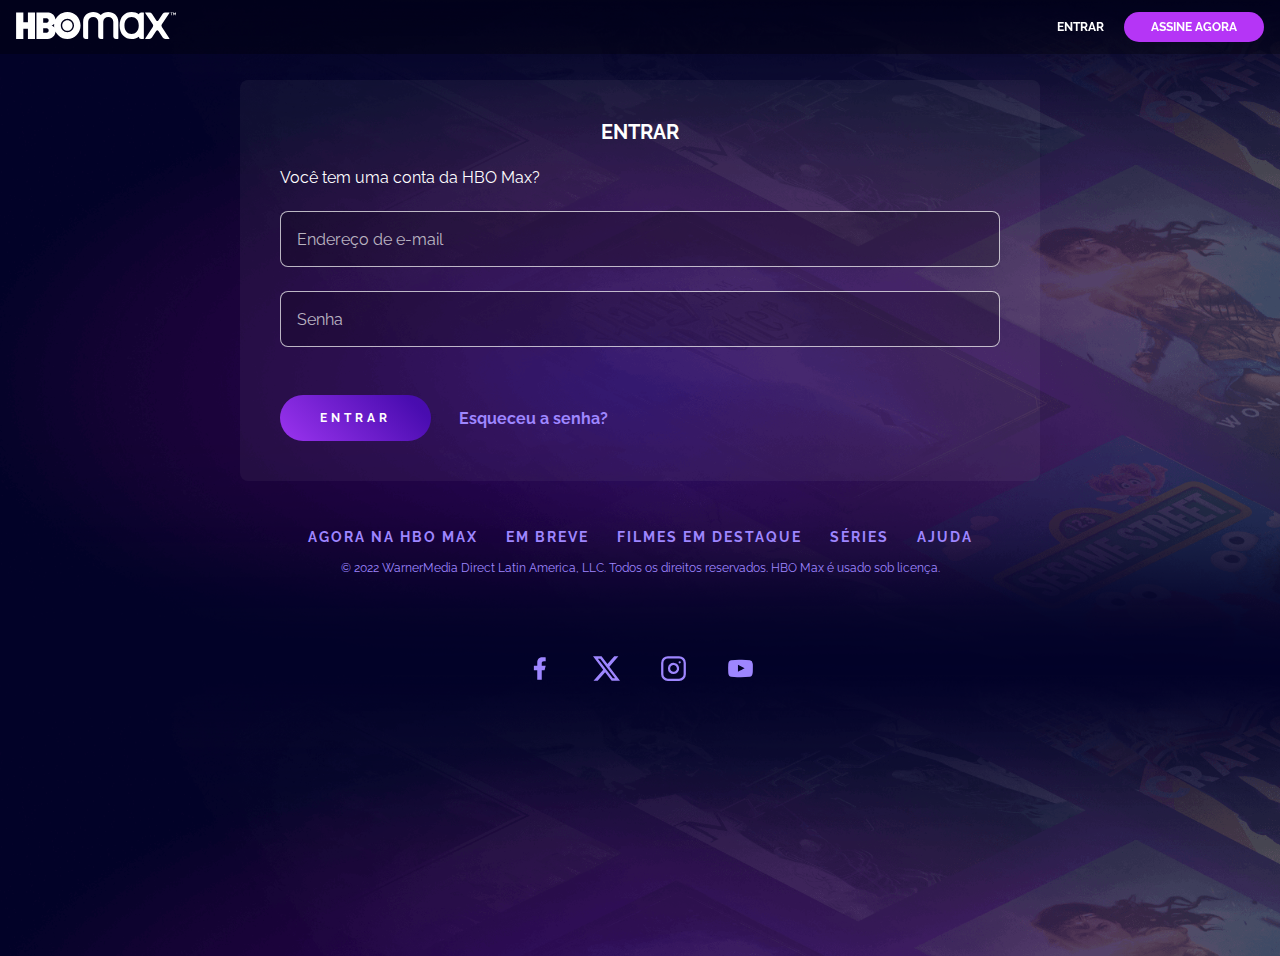
<file: signin.html>
<!DOCTYPE html>
<html lang="pt-BR">
  <head>
    <meta charset="UTF-8" />
    <meta name="viewport" content="width=device-width, initial-scale=1.0" />
    <title>Entrar | HBO max</title>
    <link
      rel="shortcut icon"
      type="image/x-icon"
      href="./src/img/favicon.ico"
    />
    <!-- Fonts Google -->
    <link rel="preconnect" href="https://fonts.googleapis.com" />
    <link rel="preconnect" href="https://fonts.gstatic.com" crossorigin />
    <link
      href="https://fonts.googleapis.com/css2?family=Quicksand:wght@300&family=Raleway:wght@400;500;700&display=swap"
      rel="stylesheet"
    />
    <!-- Styles -->
    <link rel="stylesheet" href="./src/css/app.css" />
  </head>
  <body class="signin">
    <nav class="nav">
      <a href="./index.html">
        <img
          class="nav__logo"
          src="./src/img/svg/hbo-logo.svg"
          alt="Logotipo HBO Max"
        />
      </a>
      <div class="nav__wrapper">
        <a href="./signin.html" class="nav__login">Entrar</a>
        <a href="#price" class="btn btn-subscribe">Assine Agora</a>
      </div>
    </nav>
    <main class="main-content">
      <form class="login" action="">
        <h2 class="login__title">Entrar</h2>
        <fieldset class="login__fields">
          <legend class="login__legend">Você tem uma conta da HBO Max?</legend>
          <input
            class="login__field"
            type="email"
            name="email"
            placeholder="Endereço de e-mail"
            required
          />
          <input
            class="login__field"
            type="password"
            name="password"
            placeholder="Senha"
            minlength="8"
            required
          />
        </fieldset>
        <div class="login__actions">
          <button type="submit" class="btn btn--gradient">Entrar</button>
          <a href="#" class="login__link">Esqueceu a senha?</a>
        </div>
      </form>
    </main>
    <footer class="footer">
      <ul class="footer__info">
        <li clas="footer__item">
          <a class="footer__link" href="https://www.hbomax.com/br/pt/sitemap"
            >Agora na HBO Max</a
          >
        </li>
        <li clas="footer__item">
          <a
            class="footer__link"
            href="https://www.hbomax.com/br/pt/coming-soon"
            >Em Breve</a
          >
        </li>
        <li clas="footer__item">
          <a class="footer__link" href="https://www.hbomax.com/br/pt/feature"
            >Filmes em destaque</a
          >
        </li>
        <li clas="footer__item">
          <a class="footer__link" href="https://www.hbomax.com/br/pt/series"
            >Séries</a
          >
        </li>
        <li clas="footer__item">
          <a class="footer__link" href="https://help.hbomax.com/br">Ajuda</a>
        </li>
      </ul>
      <p class="footer__copyright">
        © 2022 WarnerMedia Direct Latin America, LLC. Todos os direitos
        reservados. HBO Max é usado sob licença.
      </p>
      <div class="footer__social">
        <a
          class="footer__link-social"
          href="https://www.facebook.com/HBOMaxBr/"
          title="Facebook"
          target="_blank"
        >
          <img
            class="footer__icon"
            src="./src/img/svg/facebook.svg"
            alt="Logo do Facebook"
          />
        </a>
        <a
          class="footer__link-social"
          href="https://twitter.com/HBOMaxBR"
          title="Twitter"
          target="_blank"
        >
          <img
            class="footer__icon"
            src="./src/img/svg/x.svg"
            alt="Logo do Twitter"
          />
        </a>
        <a
          class="footer__link-social"
          href="https://www.instagram.com/hbomaxbr/"
          title="Instagram"
          target="_blank"
        >
          <img
            class="footer__icon"
            src="./src/img/svg/instagram.svg"
            alt="Logo do Instagram"
          />
        </a>
        <a
          class="footer__link-social"
          href="https://www.youtube.com/c/hbomaxbr"
          title="YouTube"
          target="_blank"
        >
          <img
            class="footer__icon"
            src="./src/img/svg/youtube.svg"
            alt="Logo do Instagram"
          />
        </a>
      </div>
    </footer>
  </body>
</html>
</file>
<file: src/css/app.css>
* {
  border: 0;
  padding: 0;
  margin: 0;
  box-sizing: border-box;
  font-family: "Raleway", sans-serif;
  scroll-behavior: smooth;
  scroll-margin-top: 4rem;
}

:root {
  font-size: 62.5%;
}

body {
  background-color: #020228;
}

a {
  color: #ffffff;
  text-decoration: none;
}

::-webkit-scrollbar {
  width: 8px;
}

::-webkit-scrollbar-thumb {
  background-color: #b535f6;
  border-radius: 8px;
}

.nav {
  display: flex;
  justify-content: center;
  flex-flow: wrap;
  gap: 2rem;
  background-color: rgba(0, 0, 0, 0.3);
  padding: 3.2rem 8rem;
  width: 100%;
  position: fixed;
  z-index: 5;
  top: 0;
}
@media (min-width: 504px) {
  .nav {
    justify-content: space-between;
    padding: 1.2rem 1.6rem;
  }
}
.nav__logo {
  width: 10rem;
}
@media (min-width: 504px) {
  .nav__logo {
    width: 16rem;
  }
}
.nav__wrapper {
  display: flex;
  align-items: center;
  gap: 2rem;
  font-size: 1.2rem;
  font-weight: 700;
  text-transform: uppercase;
}

.header {
  color: #ffffff;
  background-image: linear-gradient(
    339deg,
    #56125b 0%,
    #0f0f10 50%,
    #271e6e 100%
  );
  background-size: 500%;
  margin-top: 13rem;
  padding: 10rem 4rem 25rem;
  position: relative;
  animation: move-background 7s infinite alternate;
}
@media (min-width: 504px) {
  .header {
    margin-top: 5.5rem;
  }
}
.header::after {
  content: "";
  background: linear-gradient(0deg, #020228 0%, rgba(0, 0, 0, 0) 100%);
  height: 25rem;
  width: 100%;
  position: absolute;
  left: 0;
  bottom: 0;
}
.header__content {
  display: flex;
  flex-direction: column;
  align-items: center;
  justify-content: center;
  gap: 4rem;
}
.header__channels {
  display: flex;
  flex-flow: wrap;
  justify-content: center;
  gap: 2.4rem;
}
.header__title {
  font-size: 3.2rem;
  font-weight: 400;
  text-align: center;
  text-transform: uppercase;
}
.header__title strong {
  font-size: 4.8rem;
}
.header .divider {
  height: 0.5rem;
  width: 70%;
  max-width: 70rem;
  background: linear-gradient(90deg, #5516ba 0%, rgba(255, 0, 229, 0.5) 80%);
}
.header .offer {
  text-align: center;
}
.header .offer__text {
  font-size: 2rem;
  font-family: "Quicksand", sans-serif;
}
.header .offer__price {
  color: #ffffff;
  font-size: 4rem;
}
.header .offer__month {
  font-size: 1.6rem;
  margin-left: 0.5rem;
}
.header__text {
  font-family: "Quicksand", sans-serif;
  font-size: 1.6rem;
  text-align: center;
  max-width: 29.5rem;
}

@keyframes move-background {
  0% {
    background-position: 0% 50%;
  }
  50% {
    background-position: 100% 100%;
  }
  100% {
    background-position: 0% 50%;
  }
}
.subscription {
  padding: 2.4rem;
}
@media (min-width: 768px) {
  .subscription {
    background: url(../img/section.png) no-repeat;
  }
}

.content-title {
  color: #ffffff;
  font-size: 3.2rem;
  font-weight: 500;
  text-align: center;
  max-width: 115.2rem;
  margin: 0 auto;
}

.catalog {
  display: flex;
  flex-direction: column;
  align-items: center;
  gap: 4rem;
  margin-top: 10rem;
  padding: 2.4rem 0rem 10rem 2.4rem;
}
.catalog__container {
  display: flex;
  gap: 4.4rem;
  width: 100%;
  overflow-x: scroll;
}
@media (min-width: 504px) {
  .catalog__container {
    display: grid;
    grid-template-columns: 1fr 1fr;
    overflow: initial;
  }
}
@media (min-width: 801px) {
  .catalog__container {
    grid-template-columns: repeat(3, 1fr);
    max-width: 1200px;
  }
}
.catalog__poster {
  flex-shrink: 0;
  border-radius: 1.6rem;
  border: 2px solid transparent;
  background-size: 98.6%;
  background-repeat: no-repeat;
  background-position: center;
  width: 31.9rem;
  transition: background-size 1s, transform 0.8s;
}
.catalog__poster:nth-child(1) {
  background-image: url(../img/posters/hbo-hover.webp);
}
.catalog__poster:nth-child(2) {
  background-image: url(../img/posters/MAX-Hover.webp);
}
.catalog__poster:nth-child(3) {
  background-image: url(../img/posters/DC-Hover.webp);
}
.catalog__poster:nth-child(4) {
  background-image: url(../img/posters/WB-Hover.webp);
}
.catalog__poster:nth-child(5) {
  background-image: url(../img/posters/CN-Hover.png);
}
.catalog__poster:nth-child(6) {
  background-image: url(../img/posters/UCL-Hover.webp);
}
.catalog__poster:hover {
  background-size: 103%;
  border: 2px solid #ff00e5;
  transform: scale(1.08);
  transition: background 0.5s border 0.8s, transform 0.8s, border 0.8s,
    transform 0.8s;
}
@media (min-width: 504px) {
  .catalog__poster {
    width: 97%;
  }
}
.catalog__img {
  transition: opacity 2s;
  width: 100%;
}
.catalog__img:hover {
  opacity: 0;
}

.footer {
  padding: 2.4rem;
}
.footer__info {
  display: flex;
  flex-direction: column;
  gap: 2.8rem;
  font-size: 1.4rem;
  font-weight: 700;
  letter-spacing: 2px;
  list-style: none;
  text-transform: uppercase;
  text-align: center;
  padding-bottom: 1.6rem;
}
@media (min-width: 504px) {
  .footer__info {
    justify-content: center;
    flex-flow: row wrap;
  }
}
.footer__link,
.footer__copyright,
.footer__icon {
  color: #9e86ff;
}
.footer__link {
  white-space: nowrap;
}
.footer__copyright {
  font-size: 1.2rem;
  text-align: center;
}
.footer__social {
  display: flex;
  justify-content: center;
  align-items: center;
  gap: 4rem;
  margin-top: 8rem;
}
.footer__link-social {
  width: 2.7rem;
}
.footer__icon {
  width: 100%;
}

.signin {
  height: 100vh;
}
@media (min-width: 504px) {
  .signin {
    background-image: url(../img/background-movies-series.png);
    background-position: top left;
  }
}
@media (min-width: 1200px) {
  .signin {
    background-position: top right;
  }
}

.main-content {
  display: flex;
  justify-content: center;
  margin-top: 5.6rem;
  padding: 2.4rem;
}

.login {
  border-radius: 0.8rem;
  background-color: rgba(211, 211, 211, 0.06);
  display: flex;
  flex-direction: column;
  gap: 2.4rem;
  height: fit-content;
  max-width: 80rem;
  width: 100%;
  padding: 4rem;
}
.login__title {
  color: #ffffff;
  font-size: 2rem;
  font-weight: 700;
  text-transform: uppercase;
  text-align: center;
}
.login__fields {
  display: grid;
  gap: 2.4rem;
}
.login__legend {
  color: #ffffff;
  padding-bottom: 2.4rem;
  font-size: 1.6rem;
}
.login__field {
  background-color: rgba(0, 0, 0, 0.2);
  border: 1px solid rgba(255, 255, 255, 0.7);
  border-radius: 0.8rem;
  color: #ffffff;
  font-size: 1.6rem;
  height: 5.6rem;
  width: 100%;
  padding: 1.6rem;
}
.login__field::placeholder {
  color: rgba(255, 255, 255, 0.7);
  font-size: 1.6rem;
}
.login__actions {
  display: flex;
  flex-flow: wrap;
  align-items: center;
  gap: 2.8rem;
  padding-top: 2.4rem;
}
.login__actions .btn {
  background-color: transparent;
  width: max-content;
}
.login__link {
  color: #9e86ff;
  font-size: 1.6rem;
  font-weight: 700;
}

.btn {
  color: #ffffff;
  border-radius: 50rem;
  font-size: 1.2rem;
  text-align: center;
  text-transform: uppercase;
  height: max-content;
}
.btn-subscribe {
  background-color: #b535f6;
  padding: 0.8rem 2.7rem;
  transition: background 1s, color 1s;
}
.btn-subscribe:hover {
  background-color: #ffffff;
  color: #000000;
}
.btn__header {
  font-size: 1.6rem;
  animation: wiggle 1s infinite alternate;
}
.btn--gradient {
  background-image: linear-gradient(
    45deg,
    #9b34ef 0%,
    #490cb0 20%,
    transparent 50%
  );
  background-repeat: no-repeat;
  background-size: 540%;
  cursor: pointer;
  font-weight: 700;
  letter-spacing: 4px;
  padding: 1.6rem 4rem;
  transition: background-size 0.5s ease-in-out, outline 1s, transform 1s;
}
.btn--gradient:hover {
  background-size: 0%;
  background-color: transparent;
  outline: 2px solid #ff00e5;
  transform: scale(1.1);
}

@keyframes wiggle {
  10% {
    transform: rotateZ(-5deg);
  }
  15% {
    transform: rotateZ(5deg);
  }
  20% {
    transform: rotateZ(10deg);
  }
  25% {
    transform: rotateZ(0deg);
  }
  30% {
    transform: rotateZ(-5deg);
  }
  35% {
    transform: rotateZ(-15deg);
  }
  40%,
  100% {
    transform: rotateZ(0deg);
  }
}
.subscription__plans {
  display: flex;
  flex-flow: wrap;
  justify-content: center;
  gap: 4rem;
  margin-top: 4rem;
  perspective: 2000px;
  perspective-origin: top;
  transform-style: perserve-3d;
}
.subscription__plans:has(.subscription__card:first-child:hover)
  .subscription__card:last-child {
  transform: rotateY(-45deg);
}
.subscription__plans:has(.subscription__card:last-child:hover)
  .subscription__card:first-child {
  transform: rotateY(45deg);
}
@media (min-width: 1140px) {
  .subscription__plans {
    flex-flow: row;
  }
}
@media (min-width: 1200px) {
  .subscription__plans {
    gap: 8rem;
  }
}
.subscription__card {
  background-image: linear-gradient(0deg, rgba(0, 0, 0, 0) 0%, #3b1e63 100%);
  border-radius: 0.8rem;
  color: #ffffff;
  display: grid;
  justify-content: space-between;
  padding: 4rem;
  min-height: 60rem;
  max-width: 53rem;
  transition: transform 1s ease;
}
@media (min-width: 504px) {
  .subscription__card {
    padding: 4rem 6rem;
  }
}
.subscription__card .btn {
  align-self: flex-end;
  background-color: transparent;
  font-size: 1.33rem;
}
.subscription__content {
  display: grid;
  grid-template-rows: repeat(6, max-content);
}
.subscription__header {
  display: flex;
  flex-direction: column;
}
@media (min-width: 504px) {
  .subscription__header {
    flex-direction: row;
    justify-content: space-between;
  }
}
.subscription__mobile {
  font-size: 2.3rem;
  text-align: center;
}
.subscription__price {
  color: #ff00e5;
  font-size: 2.4rem;
  display: block;
  padding-bottom: 1.5rem;
  text-align: center;
}
@media (min-width: 504px) {
  .subscription__price {
    font-size: 3.2rem;
  }
}
.subscription__month {
  color: #ffffff;
  font-size: 1.6rem;
  font-weight: 300;
  margin-left: 0.5rem;
}
.subscription__text {
  font-size: 1.6rem;
  padding: 0rem 0rem 1.5rem 1.4rem;
}
@media (min-width: 504px) {
  .subscription__text {
    font-size: 2rem;
  }
}
.subscription__text::marker {
  content: "+";
  display: block;
  font-size: 3.2rem;
  margin: 0rem 0rem 0.8rem;
}

/*# sourceMappingURL=app.css.map */
</file>
